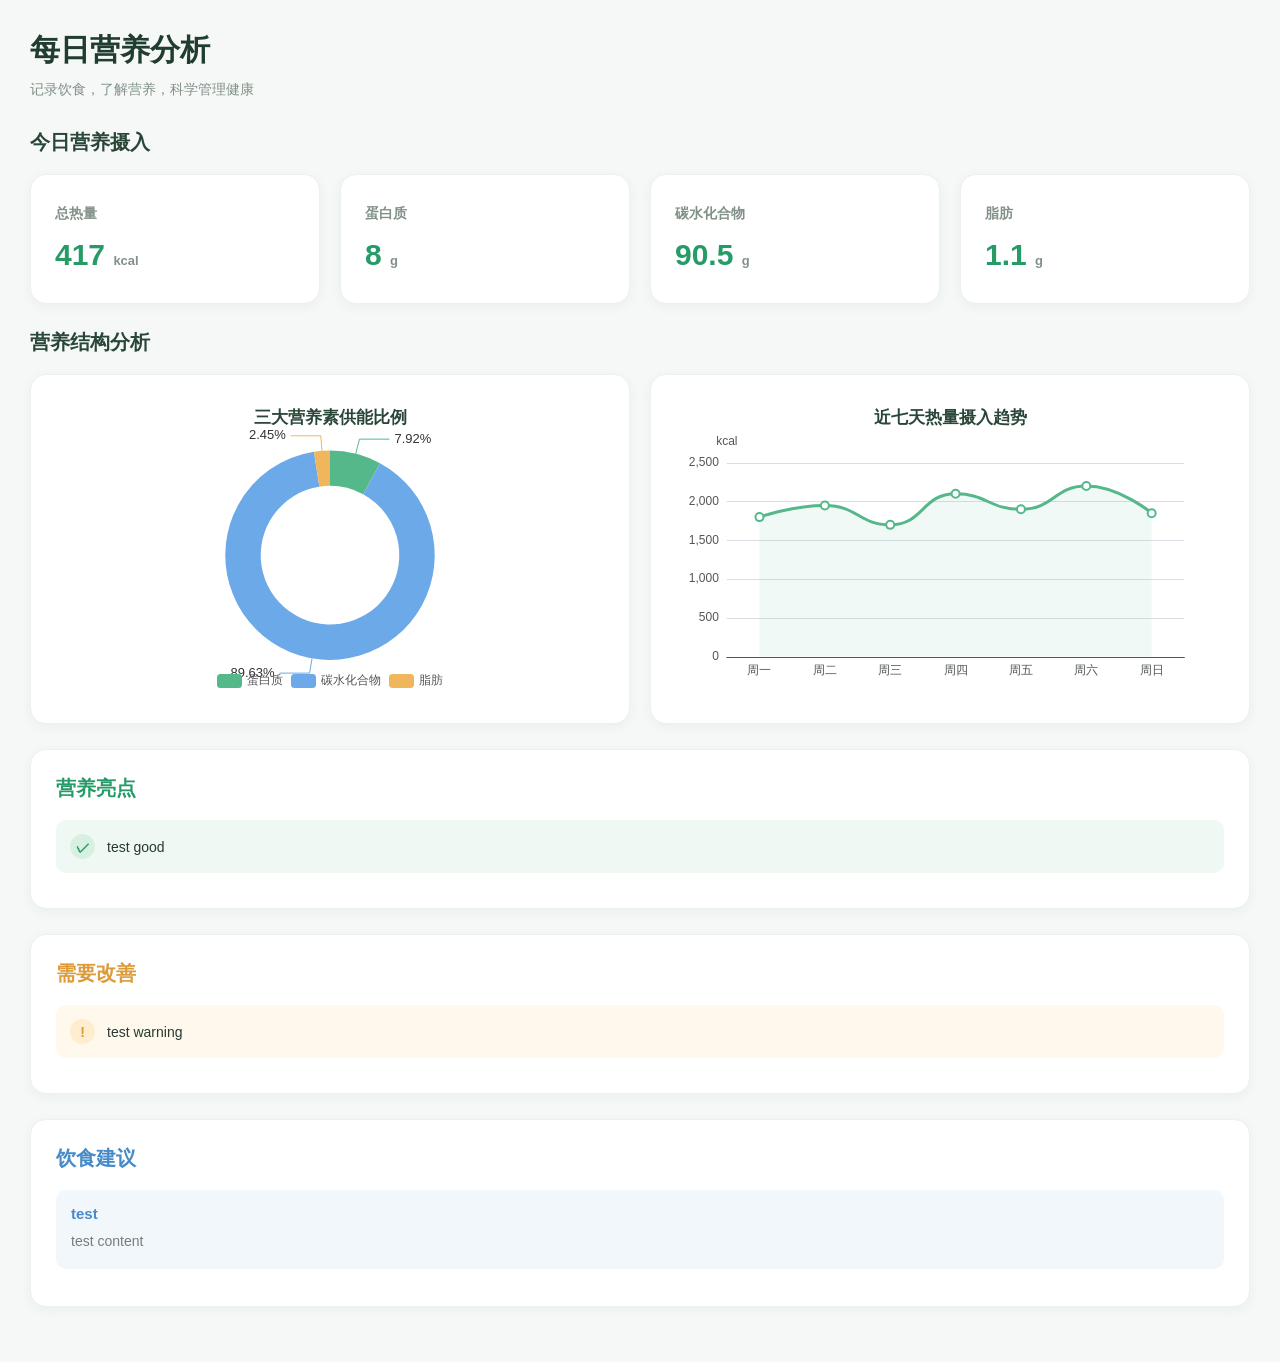
<file: reports/nutrition-2026-10-13-20261104-145651/index.html>
<!DOCTYPE html>
<html lang="zh-CN">

<head>
  <meta charset="UTF-8">
  <meta name="viewport" content="width=device-width, initial-scale=1.0">
  <title>每日营养分析</title>

  <!-- 页面样式 -->
  <link rel="stylesheet" href="./css/style.css">
</head>

<body>

  <div class="dashboard">

    <!-- 顶部标题 -->
    <header class="header">
      <h1>每日营养分析</h1>
      <p>记录饮食，了解营养，科学管理健康</p>
    </header>

    <!-- 营养数据概览 -->
    <section class="nutrition-overview">
      <h2>今日营养摄入</h2>

      <div class="nutrition-cards">
        <div class="nutrition-card">总热量</div>
        <div class="nutrition-card">蛋白质</div>
        <div class="nutrition-card">碳水化合物</div>
        <div class="nutrition-card">脂肪</div>
      </div>
    </section>

    <!-- 营养图表 -->
    <section class="nutrition-charts">
      <h2>营养结构分析</h2>

      <div class="chart-container">
        <div id="nutrition-chart"></div>
        <div id="calorie-chart"></div>
      </div>
    </section>

    <!-- 营养亮点 -->
    <section class="nutrition-good">
      <h2>营养亮点</h2>
      <div id="good-content"></div>
    </section>

    <!-- 需要改善 -->
    <section class="nutrition-warning">
      <h2>需要改善</h2>
      <div id="warning-content"></div>
    </section>

    <!-- 饮食建议 -->
    <section class="nutrition-advice">
      <h2>饮食建议</h2>
      <div id="advice-content"></div>
    </section>

  </div>

  <!-- ECharts 图表库 -->
  <script src="./assets/echarts.min.js"></script>

  <!-- 页面数据和交互 -->
  <script>window.__NUTRITION_DATA__ = {"advice":[{"title":"test","content":"test content"}],"date":"2026-10-13","good":["test good"],"records":[{"meal_type":"早餐","food_name":"白米饭饭团","weight":110,"calorie":202,"protein":3.5,"fat":0.3,"carbohydrate":44.5},{"meal_type":"早餐","food_name":"紫米杂粮饭团","weight":110,"calorie":215,"protein":4.5,"fat":0.8,"carbohydrate":46}],"summary":{"calories":417,"protein":8,"fat":1.1,"carbohydrate":90.5},"warning":["test warning"],"weeklyCalories":[{"day":"周一","calories":1800},{"day":"周二","calories":1950},{"day":"周三","calories":1700},{"day":"周四","calories":2100},{"day":"周五","calories":1900},{"day":"周六","calories":2200},{"day":"周日","calories":1850}]};</script>
  <script src="./js/nutrition.js"></script>

</body>

</html>
</file>
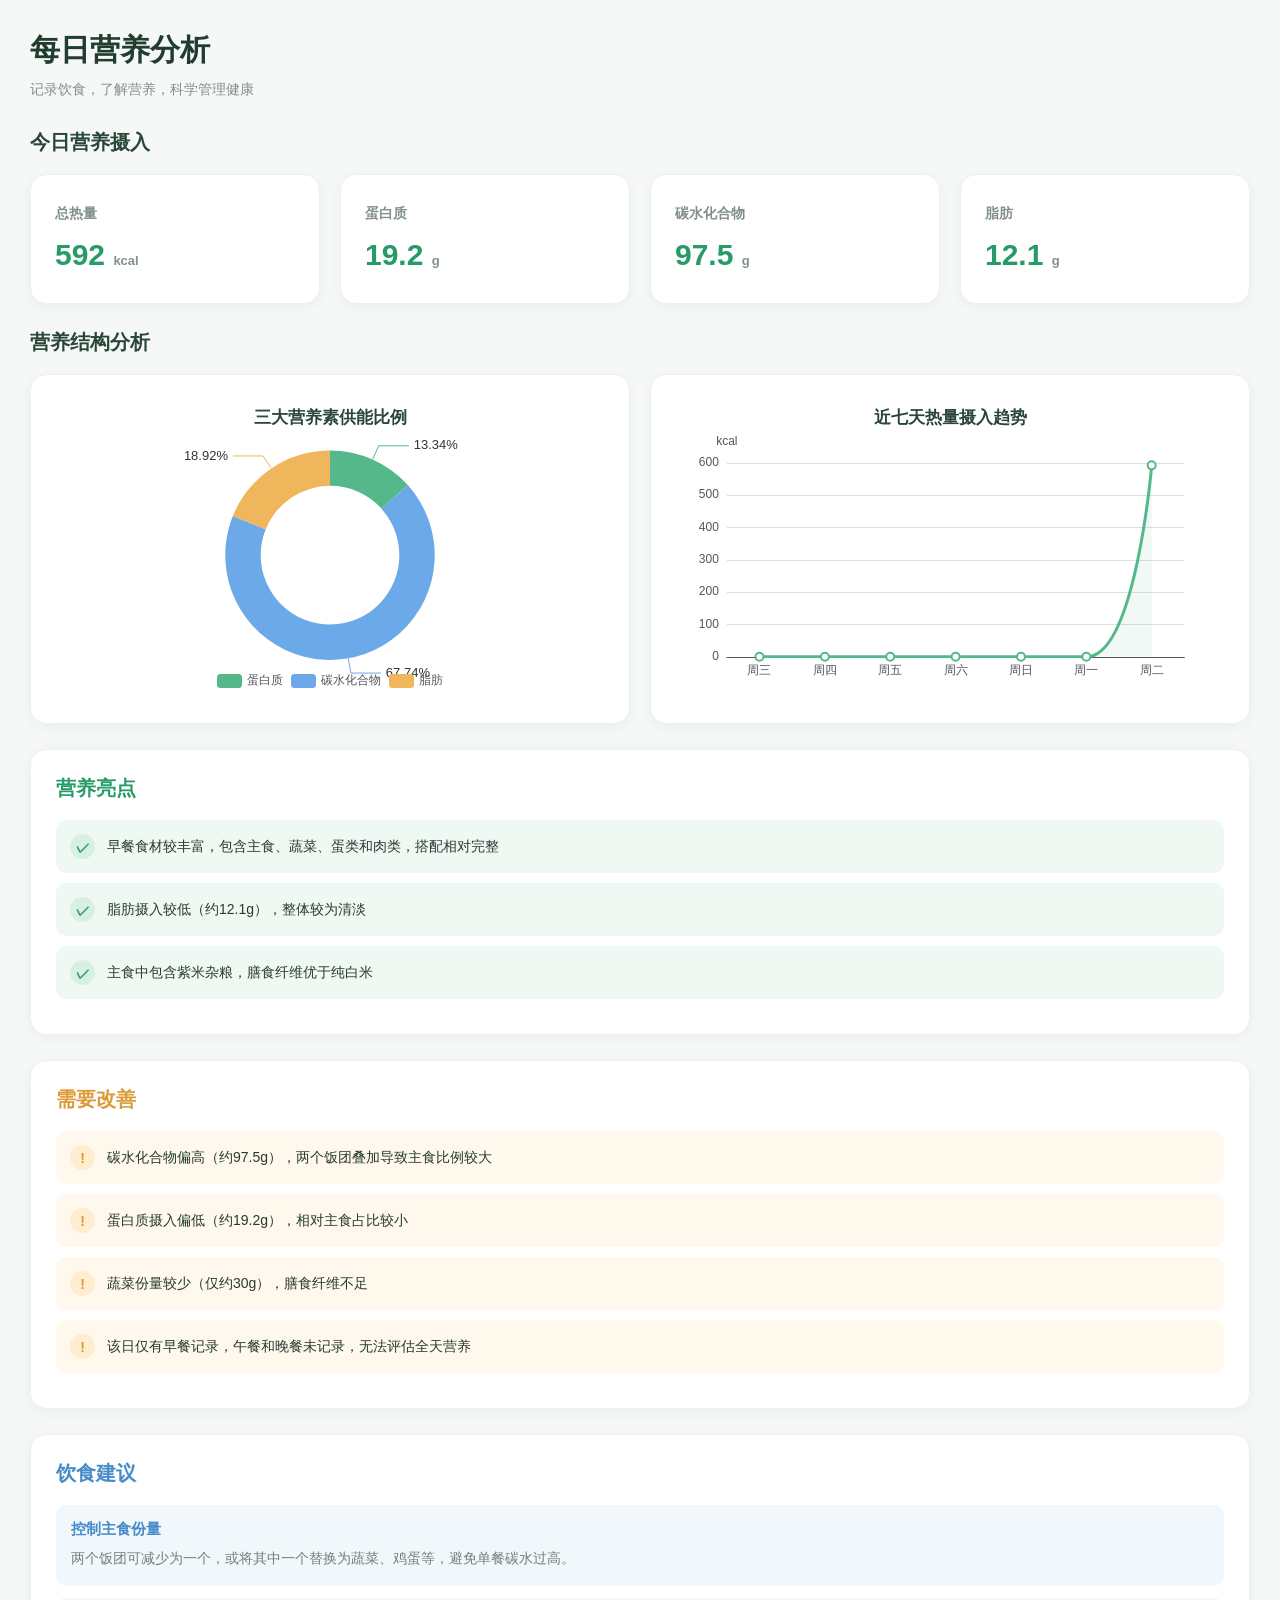
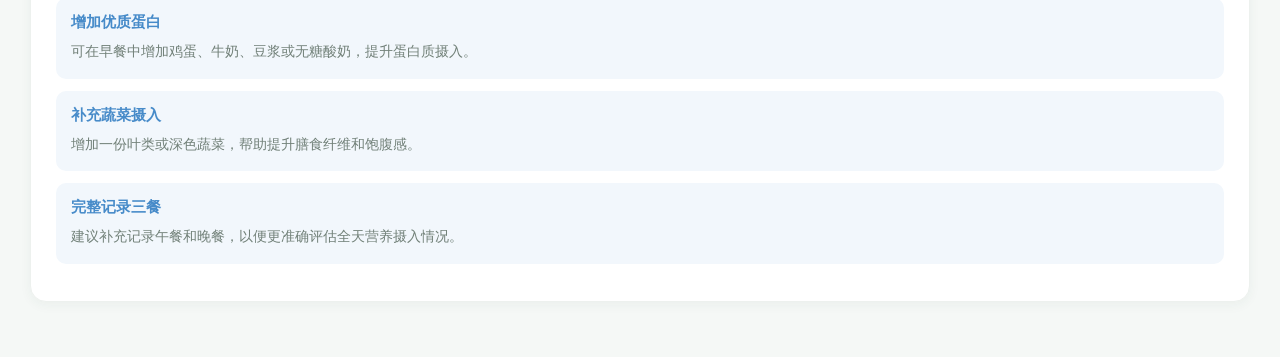
<file: reports/nutrition-2026-10-13-20261104-150102/index.html>
<!DOCTYPE html>
<html lang="zh-CN">

<head>
  <meta charset="UTF-8">
  <meta name="viewport" content="width=device-width, initial-scale=1.0">
  <title>每日营养分析</title>

  <!-- 页面样式 -->
  <link rel="stylesheet" href="./css/style.css">
</head>

<body>

  <div class="dashboard">

    <!-- 顶部标题 -->
    <header class="header">
      <h1>每日营养分析</h1>
      <p>记录饮食，了解营养，科学管理健康</p>
    </header>

    <!-- 营养数据概览 -->
    <section class="nutrition-overview">
      <h2>今日营养摄入</h2>

      <div class="nutrition-cards">
        <div class="nutrition-card">总热量</div>
        <div class="nutrition-card">蛋白质</div>
        <div class="nutrition-card">碳水化合物</div>
        <div class="nutrition-card">脂肪</div>
      </div>
    </section>

    <!-- 营养图表 -->
    <section class="nutrition-charts">
      <h2>营养结构分析</h2>

      <div class="chart-container">
        <div id="nutrition-chart"></div>
        <div id="calorie-chart"></div>
      </div>
    </section>

    <!-- 营养亮点 -->
    <section class="nutrition-good">
      <h2>营养亮点</h2>
      <div id="good-content"></div>
    </section>

    <!-- 需要改善 -->
    <section class="nutrition-warning">
      <h2>需要改善</h2>
      <div id="warning-content"></div>
    </section>

    <!-- 饮食建议 -->
    <section class="nutrition-advice">
      <h2>饮食建议</h2>
      <div id="advice-content"></div>
    </section>

  </div>

  <!-- ECharts 图表库 -->
  <script src="./assets/echarts.min.js"></script>

  <!-- 页面数据和交互 -->
  <script>window.__NUTRITION_DATA__ = {"advice":[{"title":"控制主食份量","content":"两个饭团可减少为一个，或将其中一个替换为蔬菜、鸡蛋等，避免单餐碳水过高。"},{"title":"增加优质蛋白","content":"可在早餐中增加鸡蛋、牛奶、豆浆或无糖酸奶，提升蛋白质摄入。"},{"title":"补充蔬菜摄入","content":"增加一份叶类或深色蔬菜，帮助提升膳食纤维和饱腹感。"},{"title":"完整记录三餐","content":"建议补充记录午餐和晚餐，以便更准确评估全天营养摄入情况。"}],"date":"2026-10-13","good":["早餐食材较丰富，包含主食、蔬菜、蛋类和肉类，搭配相对完整","脂肪摄入较低（约12.1g），整体较为清淡","主食中包含紫米杂粮，膳食纤维优于纯白米"],"records":[{"meal_type":"早餐","food_name":"白米饭饭团","weight":110,"calorie":202,"protein":3.5,"fat":0.3,"carbohydrate":44.5},{"meal_type":"早餐","food_name":"紫米杂粮饭团","weight":110,"calorie":215,"protein":4.5,"fat":0.8,"carbohydrate":46},{"meal_type":"早餐","food_name":"清炒四季豆","weight":30,"calorie":25,"protein":1.2,"fat":1,"carbohydrate":3.5},{"meal_type":"早餐","food_name":"玉子烧","weight":40,"calorie":60,"protein":4,"fat":3.5,"carbohydrate":2},{"meal_type":"早餐","food_name":"卤肉燥","weight":40,"calorie":90,"protein":6,"fat":6.5,"carbohydrate":1.5}],"summary":{"calories":592,"protein":19.2,"fat":12.1,"carbohydrate":97.5},"warning":["碳水化合物偏高（约97.5g），两个饭团叠加导致主食比例较大","蛋白质摄入偏低（约19.2g），相对主食占比较小","蔬菜份量较少（仅约30g），膳食纤维不足","该日仅有早餐记录，午餐和晚餐未记录，无法评估全天营养"],"weeklyCalories":[{"day":"周三","calories":0},{"day":"周四","calories":0},{"day":"周五","calories":0},{"day":"周六","calories":0},{"day":"周日","calories":0},{"day":"周一","calories":0},{"day":"周二","calories":592}]};</script>
  <script src="./js/nutrition.js"></script>

</body>

</html>
</file>
<file: reports/nutrition-2026-10-13-20261104-145651/css/style.css>
/* =========================
   1. 全局样式
========================= */

* {
    margin: 0;
    padding: 0;
    box-sizing: border-box;
}

body {
    font-family: "Microsoft YaHei", Arial, sans-serif;
    background: #f5f8f6;
    color: #263b32;
    padding: 30px;
}

.dashboard {
    max-width: 1400px;
    margin: 0 auto;
}

/* =========================
   2. 顶部标题
========================= */

.header {
    margin-bottom: 30px;
}

.header h1 {
    font-size: 30px;
    color: #203d30;
    margin-bottom: 10px;
}

.header p {
    color: #829188;
    font-size: 14px;
}

/* =========================
   3. 区域标题
========================= */

section {
    margin-bottom: 25px;
}

section h2 {
    font-size: 20px;
    margin-bottom: 18px;
    color: #294638;
}

/* =========================
   4. 营养数据卡片
========================= */

.nutrition-cards {
    display: grid;
    grid-template-columns: repeat(4, 1fr);
    gap: 20px;
}

.nutrition-card {
    background: #ffffff;
    border-radius: 16px;
    padding: 30px 24px;
    min-height: 130px;
    box-shadow: 0 3px 12px rgba(30, 70, 50, 0.05);
    border: 1px solid #edf1ee;

    font-size: 17px;
    font-weight: bold;

    display: flex;
    align-items: flex-start;
}

/* =========================
   5. 图表区域
========================= */

.chart-container {
    display: grid;
    grid-template-columns: 1fr 1fr;
    gap: 20px;
}

#nutrition-chart,
#calorie-chart {
    background: #ffffff;
    border-radius: 16px;
    height: 350px;
    padding: 20px;
    box-shadow: 0 3px 12px rgba(30, 70, 50, 0.05);
    border: 1px solid #edf1ee;
}

/* =========================
   6. 营养亮点
========================= */

.nutrition-good,
.nutrition-warning,
.nutrition-advice {
    background: #ffffff;
    border-radius: 16px;
    padding: 25px;
    box-shadow: 0 3px 12px rgba(30, 70, 50, 0.05);
    border: 1px solid #edf1ee;
}

.nutrition-good h2 {
    color: #269b67;
}

/* =========================
   7. 需要改善
========================= */

.nutrition-warning h2 {
    color: #dc9a38;
}

/* =========================
   8. 饮食建议
========================= */

.nutrition-advice h2 {
    color: #478bc9;
}

/* =========================
   9. 响应式布局
========================= */

@media (max-width: 900px) {
    .nutrition-cards {
        grid-template-columns: repeat(2, 1fr);
    }

    .chart-container {
        grid-template-columns: 1fr;
    }
}

@media (max-width: 600px) {
    body {
        padding: 15px;
    }

    .nutrition-cards {
        grid-template-columns: 1fr;
    }

    .header h1 {
        font-size: 24px;
    }
}

/* 营养数据卡片 */
.card-label {
    color: #829188;
    font-size: 14px;
    margin-bottom: 15px;
}

.card-value {
    font-size: 30px;
    font-weight: bold;
    color: #269b67;
}

.card-value span {
    font-size: 13px;
    color: #829188;
}

/* 分析内容 */
.analysis-item {
    display: flex;
    align-items: center;
    gap: 12px;
    padding: 14px;
    margin-bottom: 10px;
    border-radius: 10px;
    font-size: 14px;
}

.good-item {
    background: #f0f8f3;
}

.warning-item {
    background: #fff8ec;
}

.item-icon {
    width: 25px;
    height: 25px;
    border-radius: 50%;
    display: flex;
    align-items: center;
    justify-content: center;
    flex-shrink: 0;
    font-weight: bold;
}

.good-item .item-icon {
    background: #d8f0e2;
    color: #269b67;
}

.warning-item .item-icon {
    background: #ffedcf;
    color: #d99a38;
}

/* 饮食建议 */
.advice-item {
    padding: 15px;
    margin-bottom: 12px;
    background: #f2f7fc;
    border-radius: 10px;
}

.advice-item h3 {
    font-size: 15px;
    color: #478bc9;
    margin-bottom: 8px;
}

.advice-item p {
    font-size: 14px;
    color: #718078;
    line-height: 1.7;
}
</file>
<file: reports/nutrition-2026-10-13-20261104-150102/css/style.css>
/* =========================
   1. 全局样式
========================= */

* {
    margin: 0;
    padding: 0;
    box-sizing: border-box;
}

body {
    font-family: "Microsoft YaHei", Arial, sans-serif;
    background: #f5f8f6;
    color: #263b32;
    padding: 30px;
}

.dashboard {
    max-width: 1400px;
    margin: 0 auto;
}

/* =========================
   2. 顶部标题
========================= */

.header {
    margin-bottom: 30px;
}

.header h1 {
    font-size: 30px;
    color: #203d30;
    margin-bottom: 10px;
}

.header p {
    color: #829188;
    font-size: 14px;
}

/* =========================
   3. 区域标题
========================= */

section {
    margin-bottom: 25px;
}

section h2 {
    font-size: 20px;
    margin-bottom: 18px;
    color: #294638;
}

/* =========================
   4. 营养数据卡片
========================= */

.nutrition-cards {
    display: grid;
    grid-template-columns: repeat(4, 1fr);
    gap: 20px;
}

.nutrition-card {
    background: #ffffff;
    border-radius: 16px;
    padding: 30px 24px;
    min-height: 130px;
    box-shadow: 0 3px 12px rgba(30, 70, 50, 0.05);
    border: 1px solid #edf1ee;

    font-size: 17px;
    font-weight: bold;

    display: flex;
    align-items: flex-start;
}

/* =========================
   5. 图表区域
========================= */

.chart-container {
    display: grid;
    grid-template-columns: 1fr 1fr;
    gap: 20px;
}

#nutrition-chart,
#calorie-chart {
    background: #ffffff;
    border-radius: 16px;
    height: 350px;
    padding: 20px;
    box-shadow: 0 3px 12px rgba(30, 70, 50, 0.05);
    border: 1px solid #edf1ee;
}

/* =========================
   6. 营养亮点
========================= */

.nutrition-good,
.nutrition-warning,
.nutrition-advice {
    background: #ffffff;
    border-radius: 16px;
    padding: 25px;
    box-shadow: 0 3px 12px rgba(30, 70, 50, 0.05);
    border: 1px solid #edf1ee;
}

.nutrition-good h2 {
    color: #269b67;
}

/* =========================
   7. 需要改善
========================= */

.nutrition-warning h2 {
    color: #dc9a38;
}

/* =========================
   8. 饮食建议
========================= */

.nutrition-advice h2 {
    color: #478bc9;
}

/* =========================
   9. 响应式布局
========================= */

@media (max-width: 900px) {
    .nutrition-cards {
        grid-template-columns: repeat(2, 1fr);
    }

    .chart-container {
        grid-template-columns: 1fr;
    }
}

@media (max-width: 600px) {
    body {
        padding: 15px;
    }

    .nutrition-cards {
        grid-template-columns: 1fr;
    }

    .header h1 {
        font-size: 24px;
    }
}

/* 营养数据卡片 */
.card-label {
    color: #829188;
    font-size: 14px;
    margin-bottom: 15px;
}

.card-value {
    font-size: 30px;
    font-weight: bold;
    color: #269b67;
}

.card-value span {
    font-size: 13px;
    color: #829188;
}

/* 分析内容 */
.analysis-item {
    display: flex;
    align-items: center;
    gap: 12px;
    padding: 14px;
    margin-bottom: 10px;
    border-radius: 10px;
    font-size: 14px;
}

.good-item {
    background: #f0f8f3;
}

.warning-item {
    background: #fff8ec;
}

.item-icon {
    width: 25px;
    height: 25px;
    border-radius: 50%;
    display: flex;
    align-items: center;
    justify-content: center;
    flex-shrink: 0;
    font-weight: bold;
}

.good-item .item-icon {
    background: #d8f0e2;
    color: #269b67;
}

.warning-item .item-icon {
    background: #ffedcf;
    color: #d99a38;
}

/* 饮食建议 */
.advice-item {
    padding: 15px;
    margin-bottom: 12px;
    background: #f2f7fc;
    border-radius: 10px;
}

.advice-item h3 {
    font-size: 15px;
    color: #478bc9;
    margin-bottom: 8px;
}

.advice-item p {
    font-size: 14px;
    color: #718078;
    line-height: 1.7;
}
</file>
